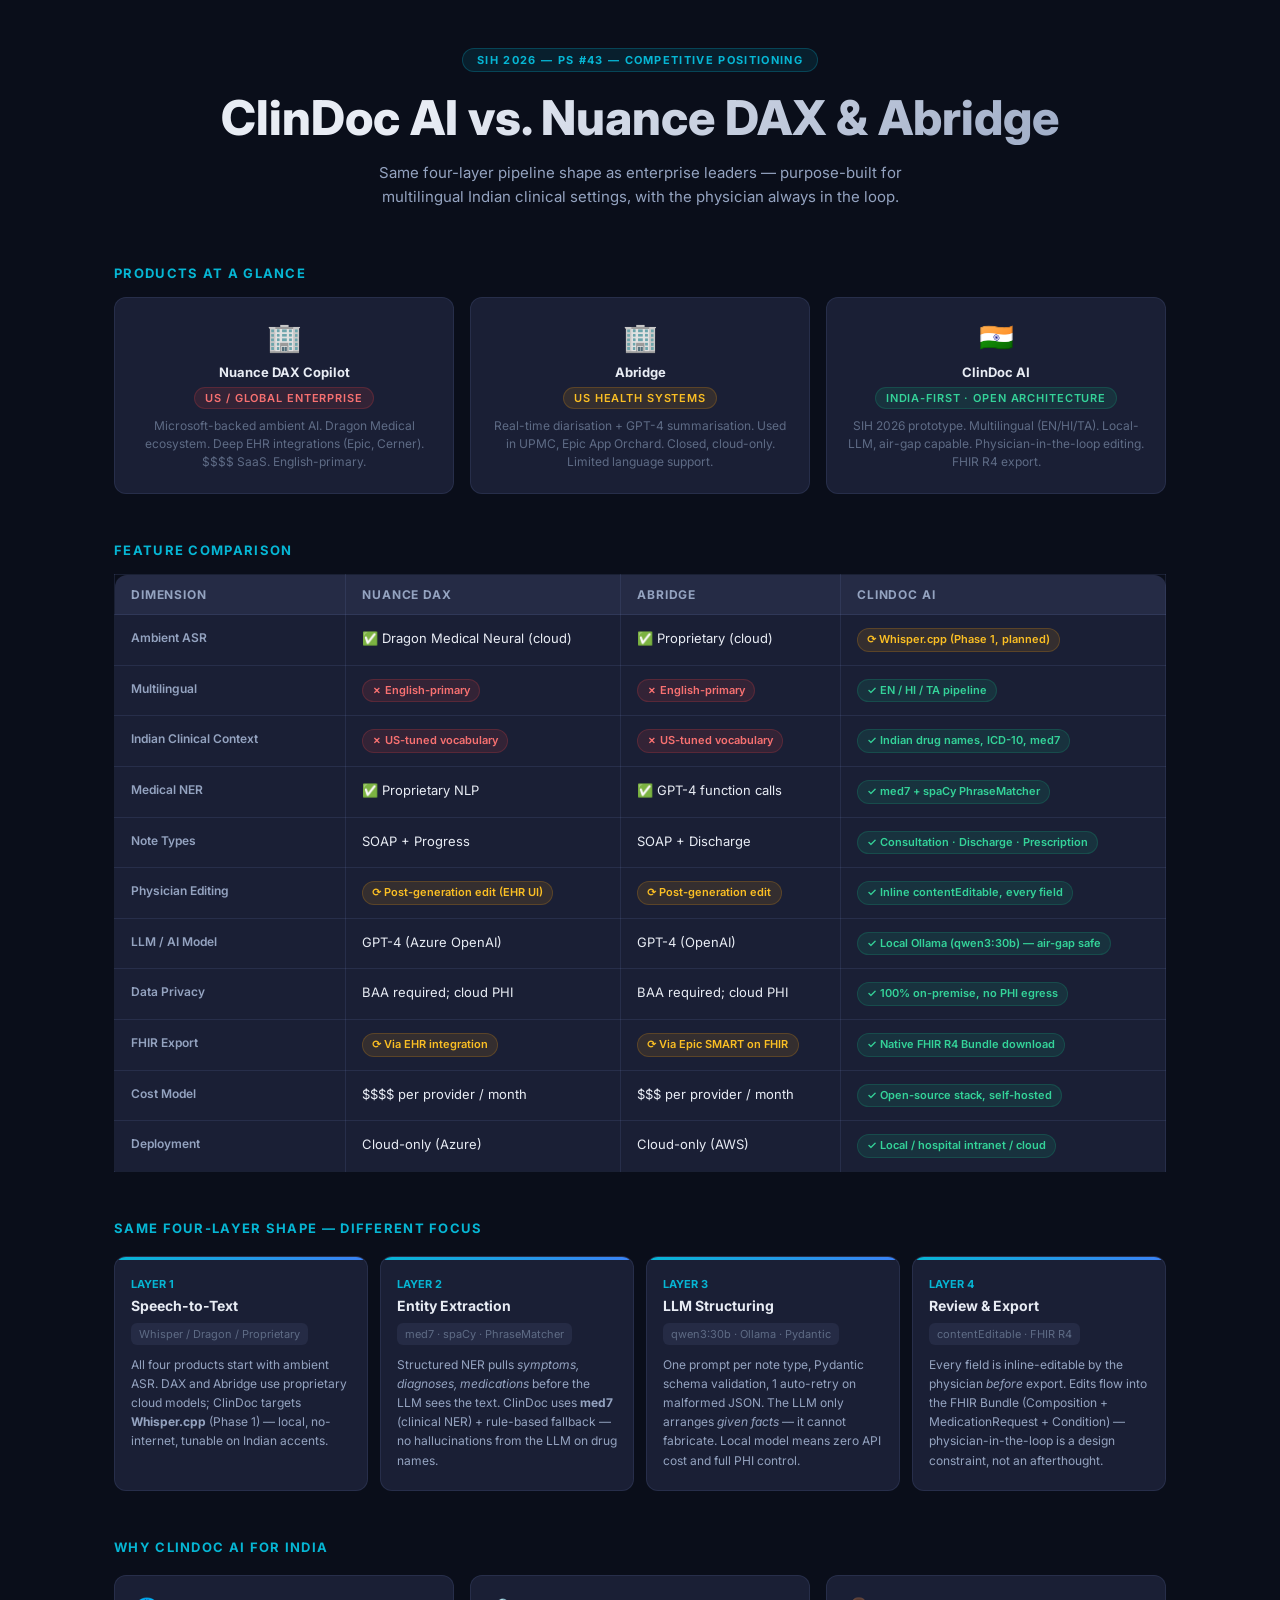
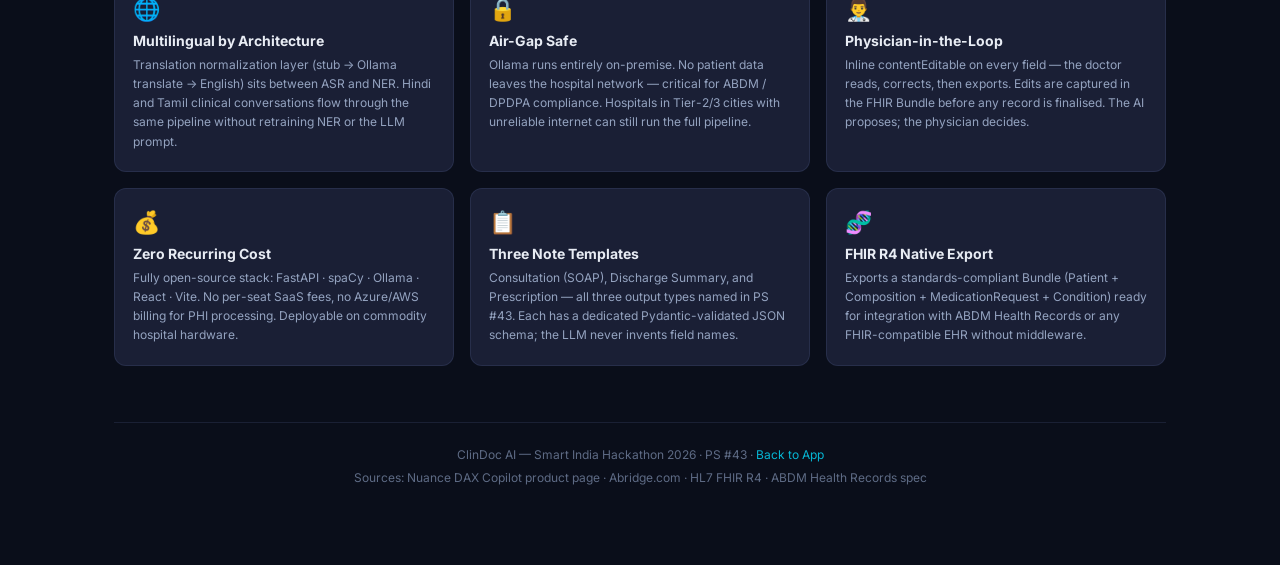
<file: frontend/public/compare.html>
<!DOCTYPE html>
<html lang="en">
<head>
  <meta charset="UTF-8" />
  <meta name="viewport" content="width=device-width, initial-scale=1.0" />
  <title>ClinDoc AI vs Nuance DAX / Abridge — SIH 2026</title>
  <link rel="preconnect" href="https://fonts.googleapis.com" />
  <link href="https://fonts.googleapis.com/css2?family=Inter:wght@300;400;500;600;700;800&display=swap" rel="stylesheet" />
  <style>
    *, *::before, *::after { box-sizing: border-box; margin: 0; padding: 0; }

    :root {
      --bg:        #0a0e1a;
      --bg2:       #111827;
      --card:      #1a1f35;
      --elevated:  #252b45;
      --border:    rgba(99,115,171,0.18);
      --accent:    #06b6d4;
      --accent2:   #3b82f6;
      --green:     #10b981;
      --amber:     #f59e0b;
      --red:       #ef4444;
      --text:      #e8ecf4;
      --muted:     #94a3c0;
      --dim:       #5e6b85;
      --font:      'Inter', system-ui, sans-serif;
      --radius:    12px;
    }

    html { font-family: var(--font); background: var(--bg); color: var(--text); min-height: 100vh; }

    /* ── Layout ── */
    body { max-width: 1100px; margin: 0 auto; padding: 48px 24px 80px; }

    /* ── Header ── */
    .slide-header { text-align: center; margin-bottom: 56px; }
    .slide-header__eyebrow {
      display: inline-block;
      font-size: 11px; font-weight: 700; letter-spacing: .12em; text-transform: uppercase;
      color: var(--accent); background: rgba(6,182,212,.1);
      border: 1px solid rgba(6,182,212,.25); border-radius: 100px;
      padding: 4px 14px; margin-bottom: 18px;
    }
    .slide-header__title {
      font-size: clamp(28px,4vw,48px); font-weight: 800; line-height: 1.15;
      background: linear-gradient(135deg,#e8ecf4 30%,#94a3c0);
      -webkit-background-clip: text; -webkit-text-fill-color: transparent;
      background-clip: text; margin-bottom: 16px;
    }
    .slide-header__sub {
      font-size: 15px; color: var(--muted); max-width: 600px; margin: 0 auto; line-height: 1.6;
    }

    /* ── Summary cards row ── */
    .summary-row {
      display: grid; grid-template-columns: repeat(3,1fr); gap: 16px;
      margin-bottom: 48px;
    }
    .summary-card {
      background: var(--card); border: 1px solid var(--border); border-radius: var(--radius);
      padding: 22px 20px; text-align: center;
    }
    .summary-card__icon { font-size: 28px; margin-bottom: 10px; display: block; }
    .summary-card__name { font-size: 13px; font-weight: 700; margin-bottom: 6px; }
    .summary-card__tag  {
      display: inline-block; font-size: 11px; font-weight: 600; letter-spacing: .08em;
      text-transform: uppercase; padding: 3px 10px; border-radius: 100px;
    }
    .tag--us    { background: rgba(239,68,68,.12); color: #f87171; border: 1px solid rgba(239,68,68,.2); }
    .tag--us2   { background: rgba(245,158,11,.12); color: #fbbf24; border: 1px solid rgba(245,158,11,.2); }
    .tag--india { background: rgba(16,185,129,.12); color: #34d399; border: 1px solid rgba(16,185,129,.2); }
    .summary-card__desc { font-size: 12px; color: var(--dim); margin-top: 8px; line-height: 1.5; }

    /* ── Comparison table ── */
    .compare-section { margin-bottom: 48px; }
    .compare-section__title {
      font-size: 13px; font-weight: 700; text-transform: uppercase; letter-spacing: .1em;
      color: var(--accent); margin-bottom: 16px;
    }

    table { width: 100%; border-collapse: collapse; }
    thead th {
      background: var(--elevated); border: 1px solid var(--border);
      padding: 12px 16px; font-size: 12px; font-weight: 700; text-align: left;
      text-transform: uppercase; letter-spacing: .07em; color: var(--muted);
    }
    thead th:first-child { width: 22%; border-radius: var(--radius) 0 0 0; }
    thead th:last-child  { border-radius: 0 var(--radius) 0 0; }
    tbody td {
      background: var(--card); border: 1px solid var(--border);
      padding: 13px 16px; font-size: 13px; vertical-align: top; line-height: 1.6;
    }
    tbody tr:hover td { background: var(--elevated); }
    tbody td:first-child { color: var(--muted); font-weight: 600; font-size: 12px; }

    /* ── Cell chips ── */
    .chip {
      display: inline-flex; align-items: center; gap: 5px;
      font-size: 11px; font-weight: 600; padding: 2px 9px; border-radius: 100px;
    }
    .chip--yes  { background: rgba(16,185,129,.12);  color: #34d399; border: 1px solid rgba(16,185,129,.2); }
    .chip--no   { background: rgba(239,68,68,.12);   color: #f87171; border: 1px solid rgba(239,68,68,.2); }
    .chip--part { background: rgba(245,158,11,.12);  color: #fbbf24; border: 1px solid rgba(245,158,11,.2); }

    /* ── Four-layer architecture ── */
    .arch-section { margin-bottom: 48px; }
    .arch-section__title {
      font-size: 13px; font-weight: 700; text-transform: uppercase; letter-spacing: .1em;
      color: var(--accent); margin-bottom: 20px;
    }
    .arch-grid {
      display: grid; grid-template-columns: repeat(4,1fr); gap: 12px;
    }
    .arch-card {
      background: var(--card); border: 1px solid var(--border); border-radius: var(--radius);
      padding: 20px 16px; position: relative; overflow: hidden;
    }
    .arch-card::before {
      content: ''; position: absolute; top: 0; left: 0; right: 0; height: 3px;
      background: linear-gradient(90deg, var(--accent), var(--accent2));
    }
    .arch-card__num  { font-size: 11px; font-weight: 700; color: var(--accent); margin-bottom: 6px; }
    .arch-card__name { font-size: 14px; font-weight: 700; margin-bottom: 8px; }
    .arch-card__tech {
      font-size: 11px; color: var(--dim); background: var(--elevated);
      padding: 4px 8px; border-radius: 6px; margin-bottom: 10px; display: inline-block;
    }
    .arch-card__body { font-size: 12px; color: var(--muted); line-height: 1.6; }

    /* ── Differentiators ── */
    .diff-section { margin-bottom: 48px; }
    .diff-section__title {
      font-size: 13px; font-weight: 700; text-transform: uppercase; letter-spacing: .1em;
      color: var(--accent); margin-bottom: 20px;
    }
    .diff-grid { display: grid; grid-template-columns: repeat(3,1fr); gap: 16px; }
    .diff-card {
      background: var(--card); border: 1px solid var(--border); border-radius: var(--radius);
      padding: 20px 18px;
    }
    .diff-card__icon  { font-size: 22px; margin-bottom: 10px; display: block; }
    .diff-card__title { font-size: 14px; font-weight: 700; margin-bottom: 6px; }
    .diff-card__body  { font-size: 12px; color: var(--muted); line-height: 1.6; }

    /* ── Footer ── */
    .slide-footer {
      text-align: center; margin-top: 56px; padding-top: 24px;
      border-top: 1px solid var(--border);
      font-size: 12px; color: var(--dim);
    }
    .slide-footer a { color: var(--accent); text-decoration: none; }

    @media (max-width: 700px) {
      .summary-row, .arch-grid, .diff-grid { grid-template-columns: 1fr; }
    }
  </style>
</head>
<body>

  <!-- ══ HEADER ══════════════════════════════════════════════════════════════ -->
  <header class="slide-header">
    <span class="slide-header__eyebrow">SIH 2026 — PS #43 — Competitive Positioning</span>
    <h1 class="slide-header__title">ClinDoc AI vs. Nuance DAX &amp; Abridge</h1>
    <p class="slide-header__sub">
      Same four-layer pipeline shape as enterprise leaders — purpose-built for
      multilingual Indian clinical settings, with the physician always in the loop.
    </p>
  </header>

  <!-- ══ PRODUCT SUMMARY ═════════════════════════════════════════════════════ -->
  <section class="compare-section">
    <h2 class="compare-section__title">Products at a Glance</h2>
    <div class="summary-row">
      <div class="summary-card">
        <span class="summary-card__icon">🏢</span>
        <div class="summary-card__name">Nuance DAX Copilot</div>
        <span class="summary-card__tag tag--us">US / Global Enterprise</span>
        <p class="summary-card__desc">Microsoft-backed ambient AI. Dragon Medical ecosystem. Deep EHR integrations (Epic, Cerner). $$$$ SaaS. English-primary.</p>
      </div>
      <div class="summary-card">
        <span class="summary-card__icon">🏢</span>
        <div class="summary-card__name">Abridge</div>
        <span class="summary-card__tag tag--us2">US Health Systems</span>
        <p class="summary-card__desc">Real-time diarisation + GPT-4 summarisation. Used in UPMC, Epic App Orchard. Closed, cloud-only. Limited language support.</p>
      </div>
      <div class="summary-card">
        <span class="summary-card__icon">🇮🇳</span>
        <div class="summary-card__name">ClinDoc AI</div>
        <span class="summary-card__tag tag--india">India-First · Open Architecture</span>
        <p class="summary-card__desc">SIH 2026 prototype. Multilingual (EN/HI/TA). Local-LLM, air-gap capable. Physician-in-the-loop editing. FHIR R4 export.</p>
      </div>
    </div>
  </section>

  <!-- ══ FEATURE COMPARISON TABLE ═══════════════════════════════════════════ -->
  <section class="compare-section">
    <h2 class="compare-section__title">Feature Comparison</h2>
    <table>
      <thead>
        <tr>
          <th>Dimension</th>
          <th>Nuance DAX</th>
          <th>Abridge</th>
          <th>ClinDoc AI</th>
        </tr>
      </thead>
      <tbody>
        <tr>
          <td>Ambient ASR</td>
          <td>✅ Dragon Medical Neural (cloud)</td>
          <td>✅ Proprietary (cloud)</td>
          <td><span class="chip chip--part">⟳ Whisper.cpp (Phase 1, planned)</span></td>
        </tr>
        <tr>
          <td>Multilingual</td>
          <td><span class="chip chip--no">✗ English-primary</span></td>
          <td><span class="chip chip--no">✗ English-primary</span></td>
          <td><span class="chip chip--yes">✓ EN / HI / TA pipeline</span></td>
        </tr>
        <tr>
          <td>Indian Clinical Context</td>
          <td><span class="chip chip--no">✗ US-tuned vocabulary</span></td>
          <td><span class="chip chip--no">✗ US-tuned vocabulary</span></td>
          <td><span class="chip chip--yes">✓ Indian drug names, ICD-10, med7</span></td>
        </tr>
        <tr>
          <td>Medical NER</td>
          <td>✅ Proprietary NLP</td>
          <td>✅ GPT-4 function calls</td>
          <td><span class="chip chip--yes">✓ med7 + spaCy PhraseMatcher</span></td>
        </tr>
        <tr>
          <td>Note Types</td>
          <td>SOAP + Progress</td>
          <td>SOAP + Discharge</td>
          <td><span class="chip chip--yes">✓ Consultation · Discharge · Prescription</span></td>
        </tr>
        <tr>
          <td>Physician Editing</td>
          <td><span class="chip chip--part">⟳ Post-generation edit (EHR UI)</span></td>
          <td><span class="chip chip--part">⟳ Post-generation edit</span></td>
          <td><span class="chip chip--yes">✓ Inline contentEditable, every field</span></td>
        </tr>
        <tr>
          <td>LLM / AI Model</td>
          <td>GPT-4 (Azure OpenAI)</td>
          <td>GPT-4 (OpenAI)</td>
          <td><span class="chip chip--yes">✓ Local Ollama (qwen3:30b) — air-gap safe</span></td>
        </tr>
        <tr>
          <td>Data Privacy</td>
          <td>BAA required; cloud PHI</td>
          <td>BAA required; cloud PHI</td>
          <td><span class="chip chip--yes">✓ 100% on-premise, no PHI egress</span></td>
        </tr>
        <tr>
          <td>FHIR Export</td>
          <td><span class="chip chip--part">⟳ Via EHR integration</span></td>
          <td><span class="chip chip--part">⟳ Via Epic SMART on FHIR</span></td>
          <td><span class="chip chip--yes">✓ Native FHIR R4 Bundle download</span></td>
        </tr>
        <tr>
          <td>Cost Model</td>
          <td>$$$$ per provider / month</td>
          <td>$$$ per provider / month</td>
          <td><span class="chip chip--yes">✓ Open-source stack, self-hosted</span></td>
        </tr>
        <tr>
          <td>Deployment</td>
          <td>Cloud-only (Azure)</td>
          <td>Cloud-only (AWS)</td>
          <td><span class="chip chip--yes">✓ Local / hospital intranet / cloud</span></td>
        </tr>
      </tbody>
    </table>
  </section>

  <!-- ══ FOUR-LAYER ARCHITECTURE ════════════════════════════════════════════ -->
  <section class="arch-section">
    <h2 class="arch-section__title">Same Four-Layer Shape — Different Focus</h2>
    <div class="arch-grid">
      <div class="arch-card">
        <div class="arch-card__num">LAYER 1</div>
        <div class="arch-card__name">Speech-to-Text</div>
        <span class="arch-card__tech">Whisper / Dragon / Proprietary</span>
        <div class="arch-card__body">
          All four products start with ambient ASR. DAX and Abridge use proprietary cloud models;
          ClinDoc targets <strong>Whisper.cpp</strong> (Phase 1) — local, no-internet, tunable on Indian accents.
        </div>
      </div>
      <div class="arch-card">
        <div class="arch-card__num">LAYER 2</div>
        <div class="arch-card__name">Entity Extraction</div>
        <span class="arch-card__tech">med7 · spaCy · PhraseMatcher</span>
        <div class="arch-card__body">
          Structured NER pulls <em>symptoms, diagnoses, medications</em> before the LLM sees the text.
          ClinDoc uses <strong>med7</strong> (clinical NER) + rule-based fallback — no hallucinations from the LLM on drug names.
        </div>
      </div>
      <div class="arch-card">
        <div class="arch-card__num">LAYER 3</div>
        <div class="arch-card__name">LLM Structuring</div>
        <span class="arch-card__tech">qwen3:30b · Ollama · Pydantic</span>
        <div class="arch-card__body">
          One prompt per note type, Pydantic schema validation, 1 auto-retry on malformed JSON.
          The LLM only arranges <em>given facts</em> — it cannot fabricate. Local model means zero API cost and full PHI control.
        </div>
      </div>
      <div class="arch-card">
        <div class="arch-card__num">LAYER 4</div>
        <div class="arch-card__name">Review &amp; Export</div>
        <span class="arch-card__tech">contentEditable · FHIR R4</span>
        <div class="arch-card__body">
          Every field is inline-editable by the physician <em>before</em> export. Edits flow into the FHIR
          Bundle (Composition + MedicationRequest + Condition) — physician-in-the-loop is a design constraint, not an afterthought.
        </div>
      </div>
    </div>
  </section>

  <!-- ══ DIFFERENTIATORS ════════════════════════════════════════════════════ -->
  <section class="diff-section">
    <h2 class="diff-section__title">Why ClinDoc AI for India</h2>
    <div class="diff-grid">
      <div class="diff-card">
        <span class="diff-card__icon">🌐</span>
        <div class="diff-card__title">Multilingual by Architecture</div>
        <div class="diff-card__body">
          Translation normalization layer (stub → Ollama translate → English) sits between ASR and NER.
          Hindi and Tamil clinical conversations flow through the same pipeline without retraining NER or the LLM prompt.
        </div>
      </div>
      <div class="diff-card">
        <span class="diff-card__icon">🔒</span>
        <div class="diff-card__title">Air-Gap Safe</div>
        <div class="diff-card__body">
          Ollama runs entirely on-premise. No patient data leaves the hospital network — critical for
          ABDM / DPDPA compliance. Hospitals in Tier-2/3 cities with unreliable internet can still run the full pipeline.
        </div>
      </div>
      <div class="diff-card">
        <span class="diff-card__icon">👨‍⚕️</span>
        <div class="diff-card__title">Physician-in-the-Loop</div>
        <div class="diff-card__body">
          Inline contentEditable on every field — the doctor reads, corrects, then exports. Edits are
          captured in the FHIR Bundle before any record is finalised. The AI proposes; the physician decides.
        </div>
      </div>
      <div class="diff-card">
        <span class="diff-card__icon">💰</span>
        <div class="diff-card__title">Zero Recurring Cost</div>
        <div class="diff-card__body">
          Fully open-source stack: FastAPI · spaCy · Ollama · React · Vite.
          No per-seat SaaS fees, no Azure/AWS billing for PHI processing. Deployable on commodity hospital hardware.
        </div>
      </div>
      <div class="diff-card">
        <span class="diff-card__icon">📋</span>
        <div class="diff-card__title">Three Note Templates</div>
        <div class="diff-card__body">
          Consultation (SOAP), Discharge Summary, and Prescription — all three output types named in
          PS #43. Each has a dedicated Pydantic-validated JSON schema; the LLM never invents field names.
        </div>
      </div>
      <div class="diff-card">
        <span class="diff-card__icon">🧬</span>
        <div class="diff-card__title">FHIR R4 Native Export</div>
        <div class="diff-card__body">
          Exports a standards-compliant Bundle (Patient + Composition + MedicationRequest + Condition)
          ready for integration with ABDM Health Records or any FHIR-compatible EHR without middleware.
        </div>
      </div>
    </div>
  </section>

  <!-- ══ FOOTER ═════════════════════════════════════════════════════════════ -->
  <footer class="slide-footer">
    <p>
      ClinDoc AI — Smart India Hackathon 2026 · PS #43 ·
      <a href="/" target="_blank">Back to App</a>
    </p>
    <p style="margin-top:8px">
      Sources: Nuance DAX Copilot product page · Abridge.com · HL7 FHIR R4 · ABDM Health Records spec
    </p>
  </footer>

</body>
</html>
</file>
